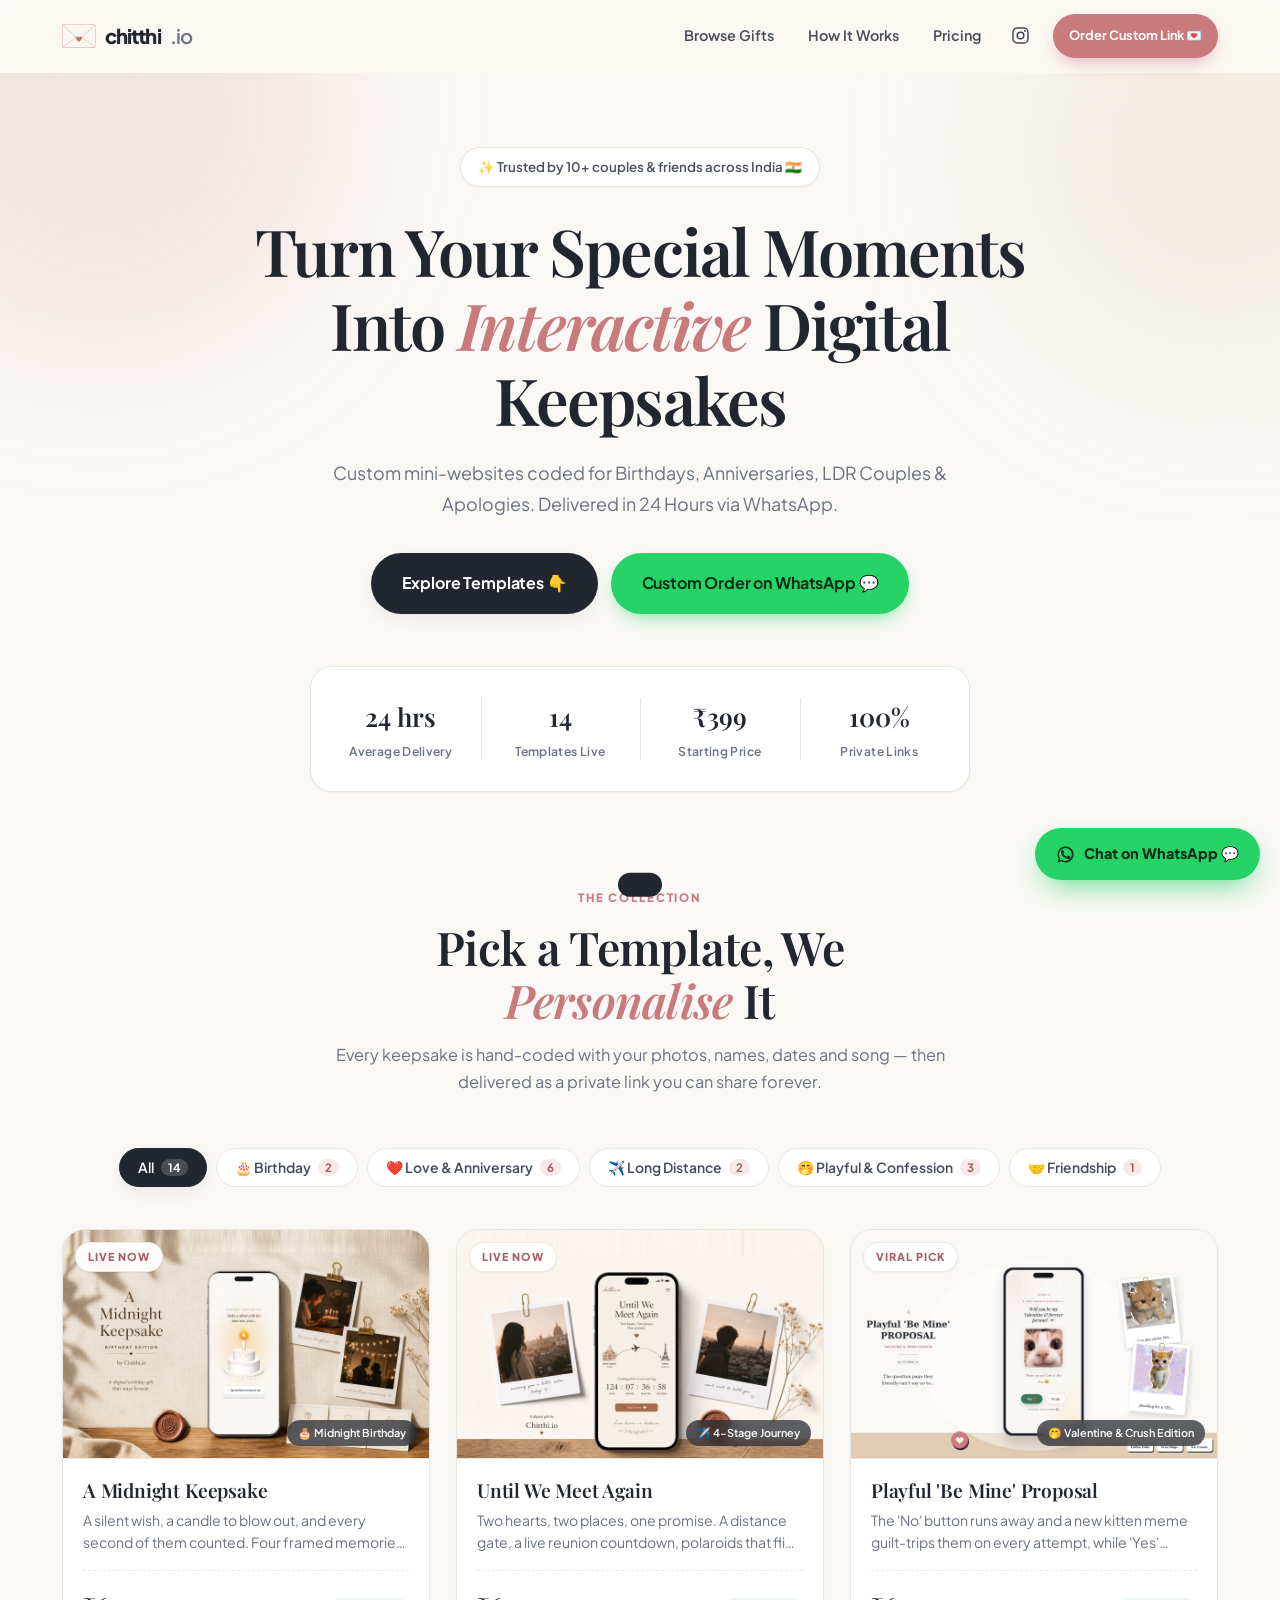
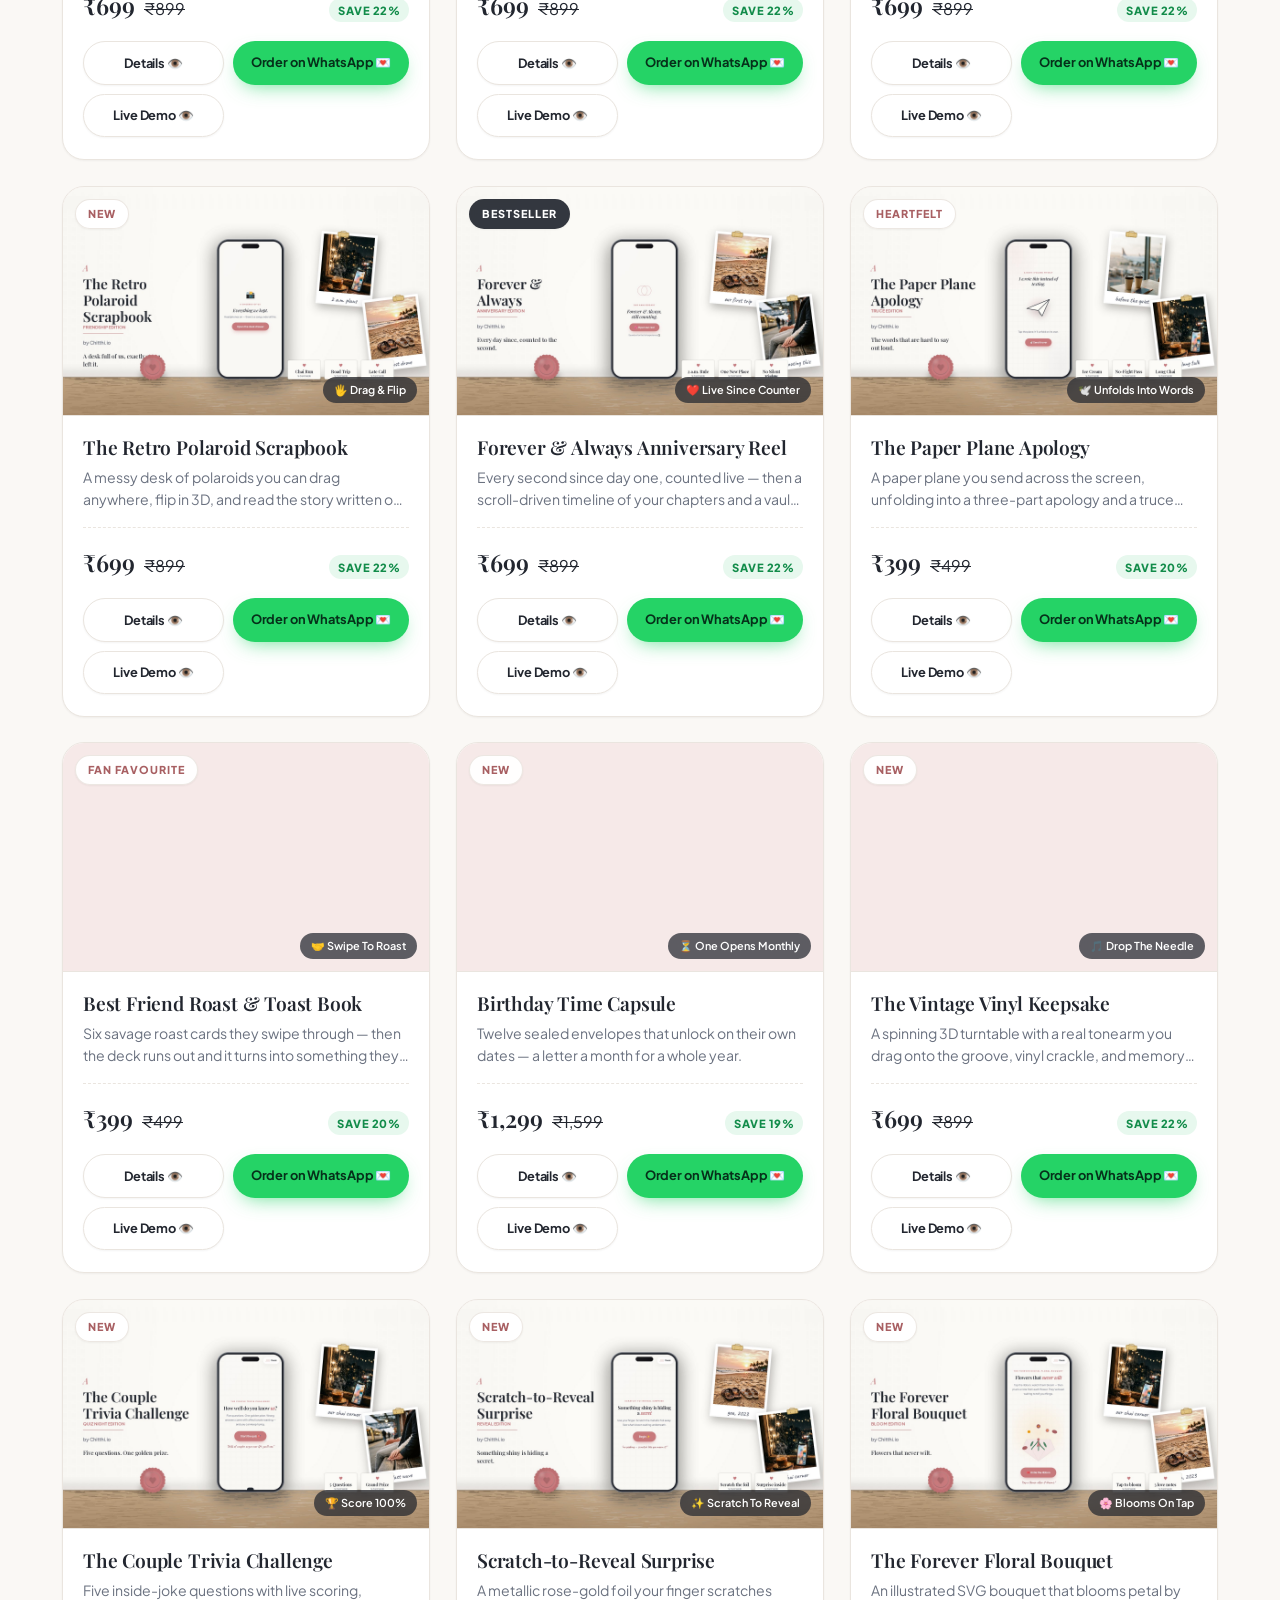
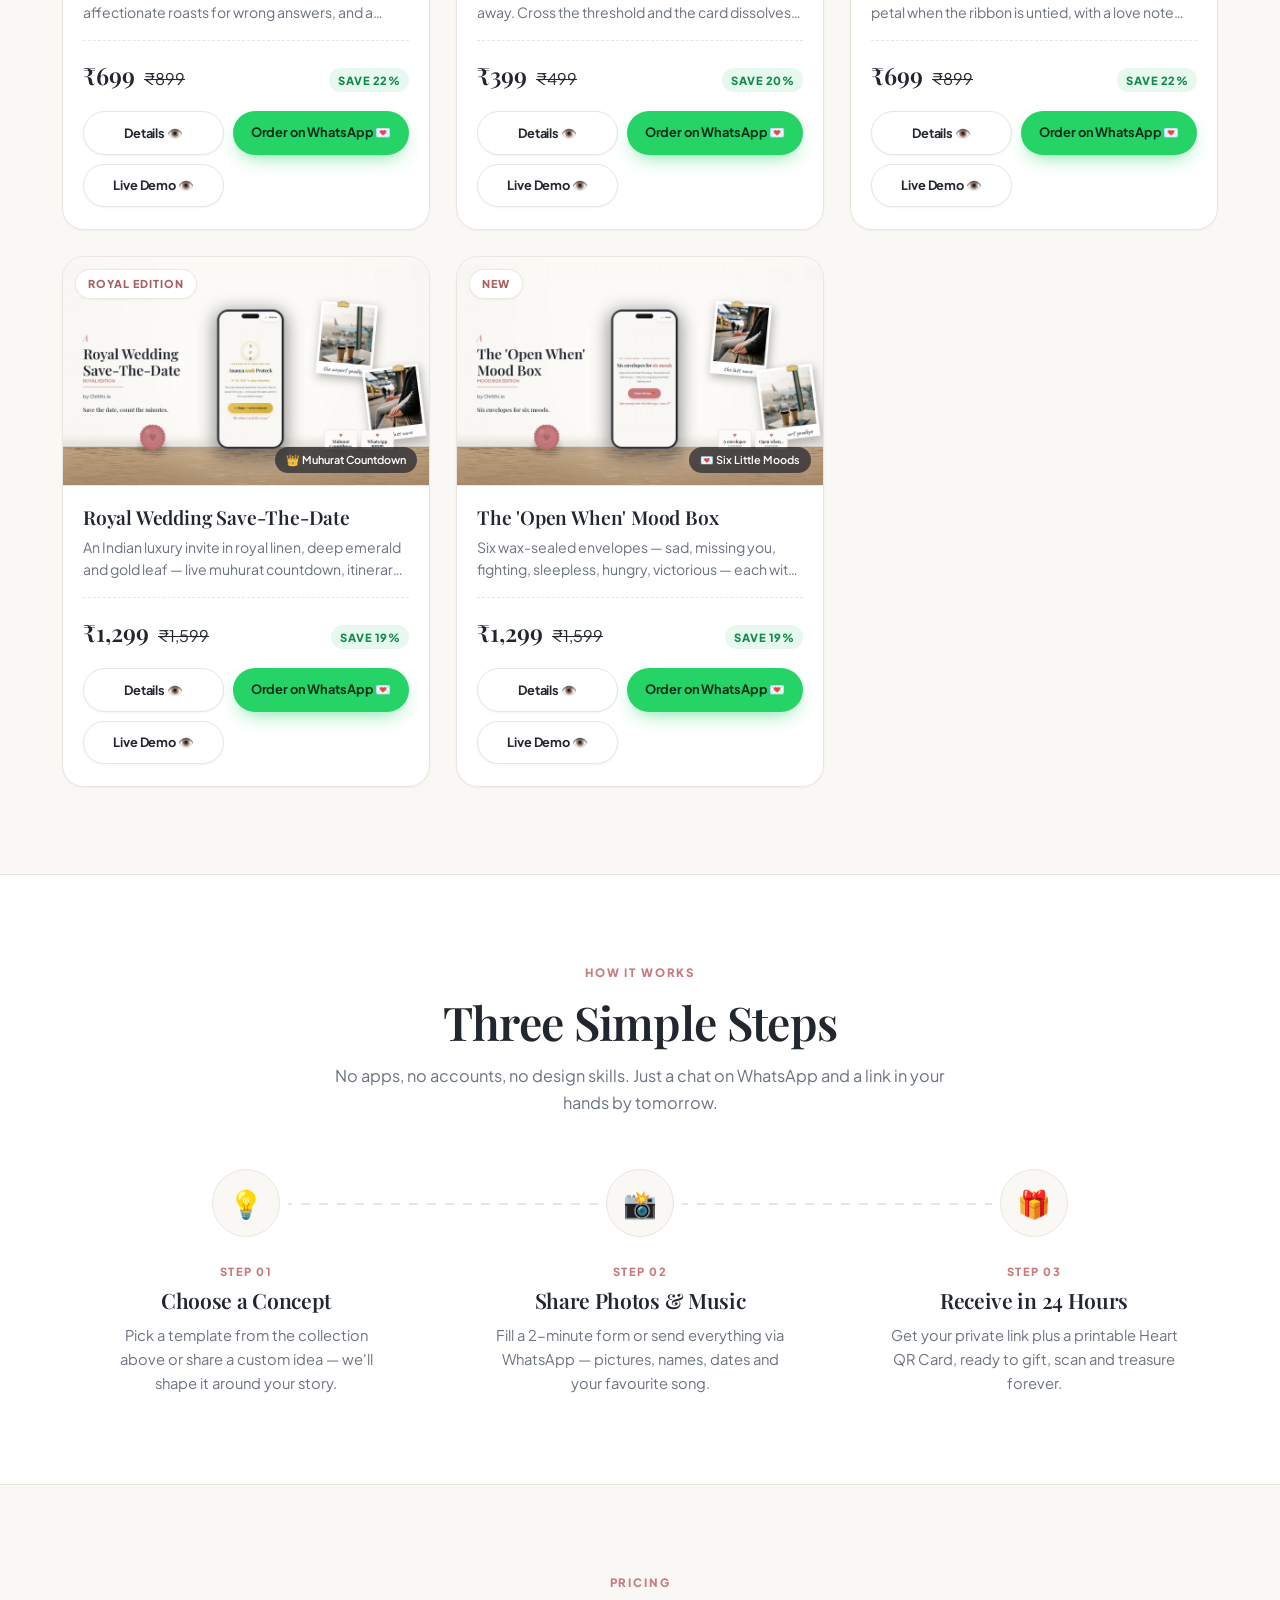
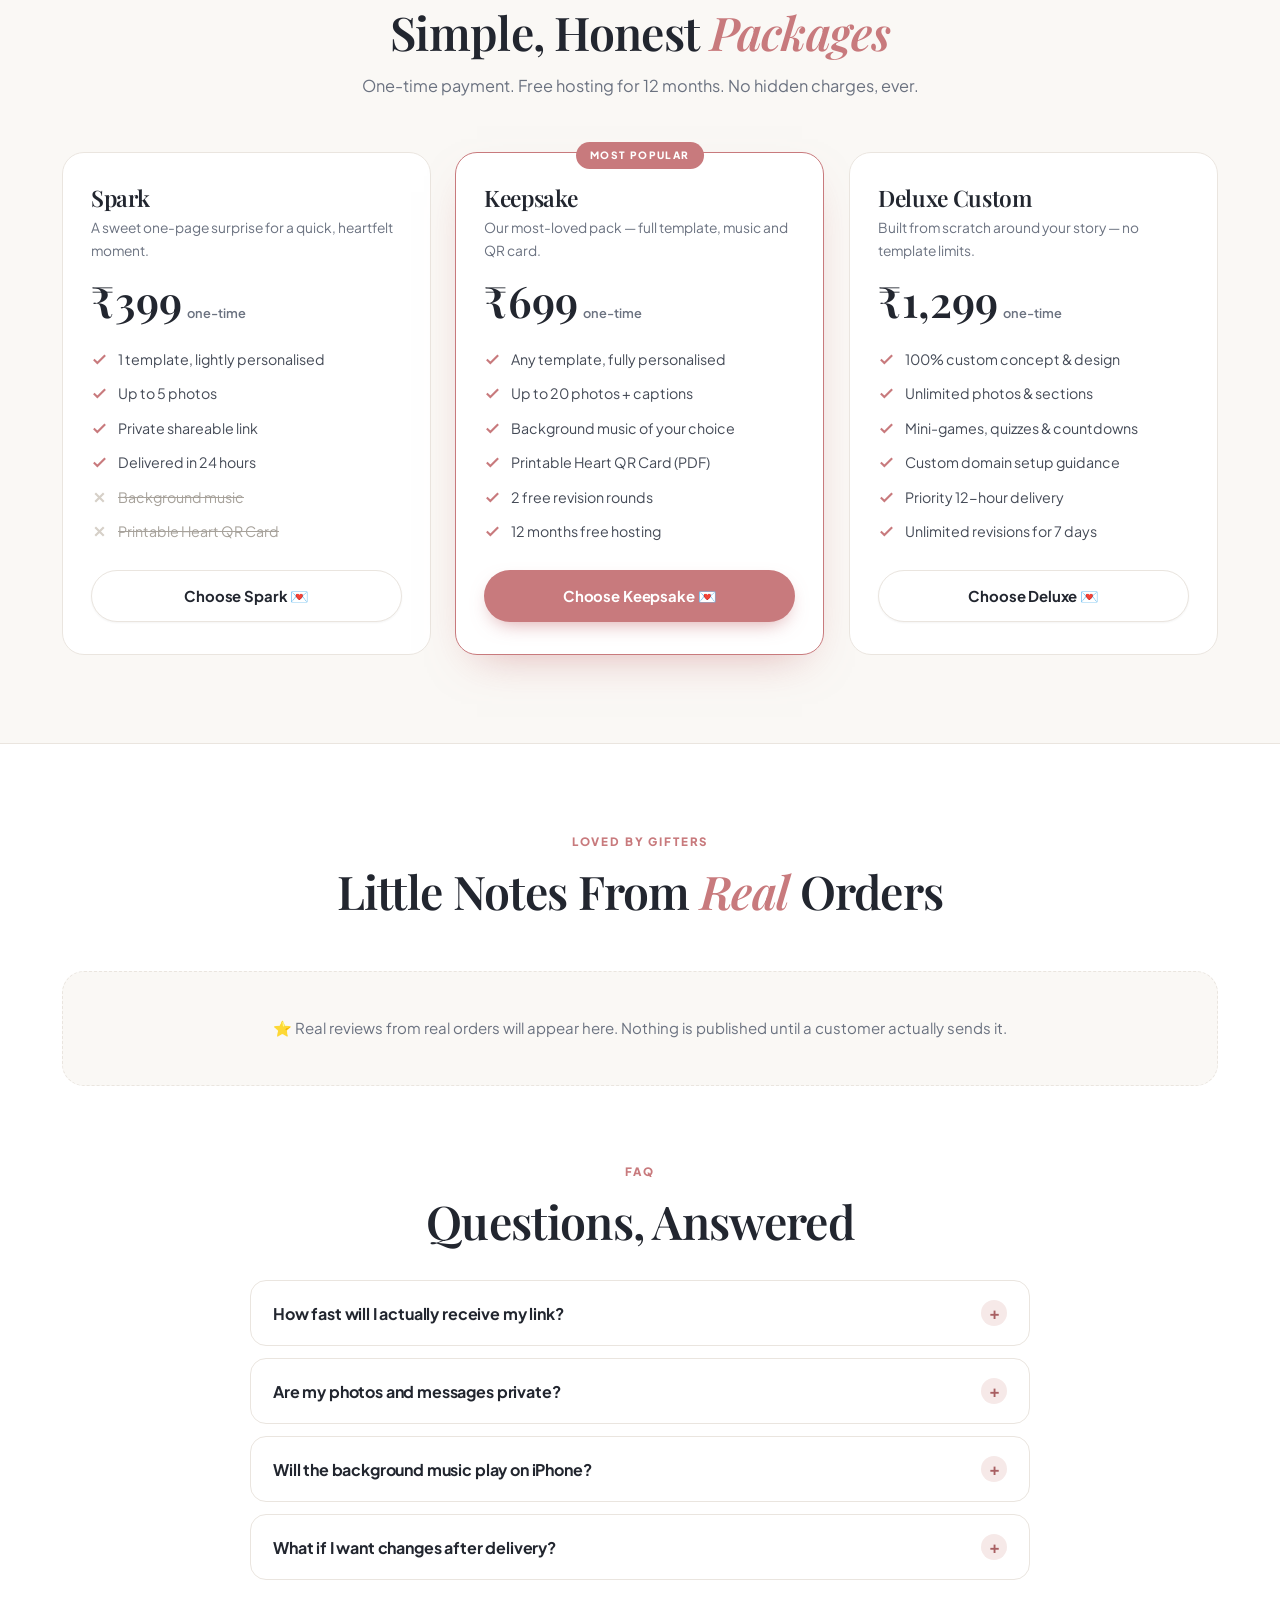
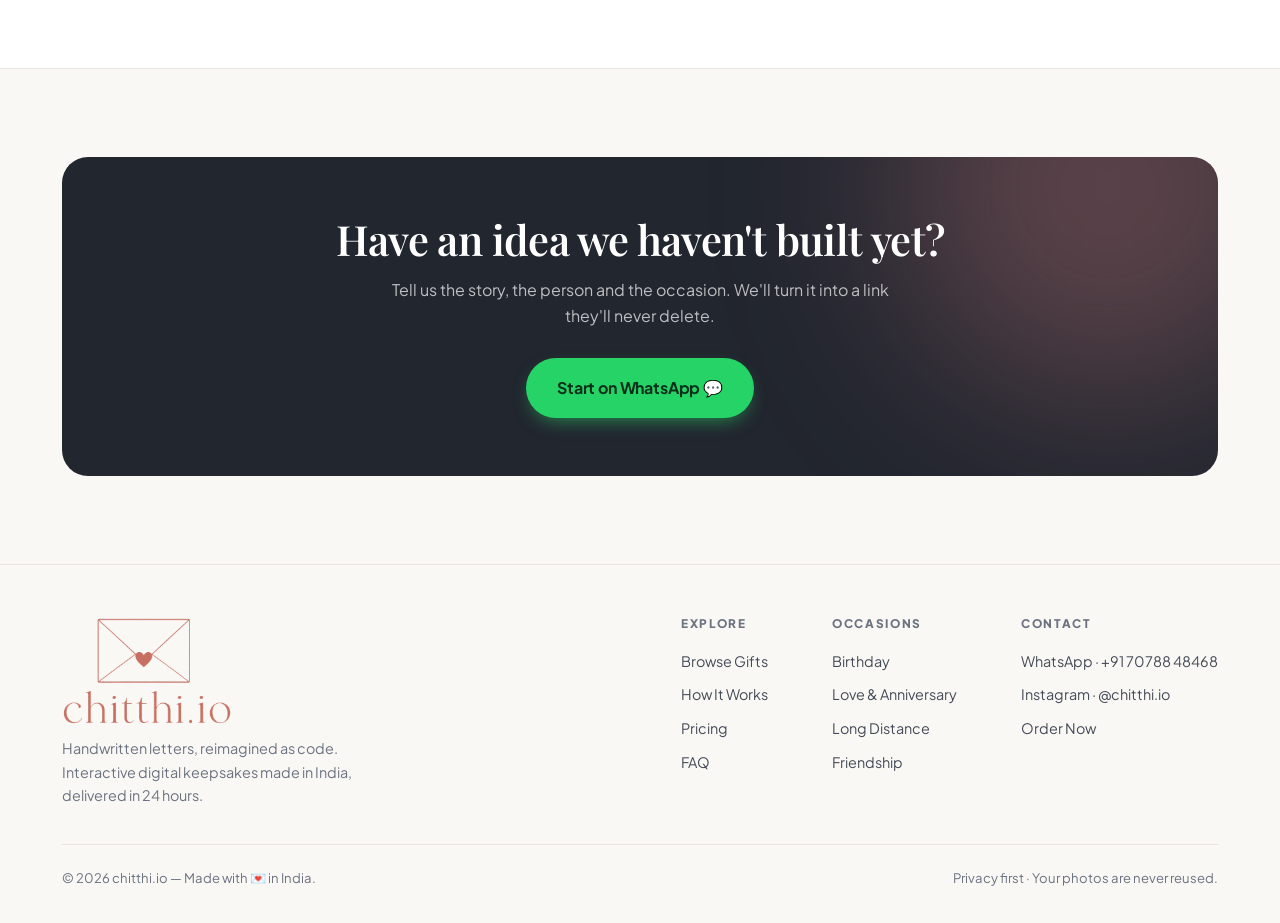
<file: index.html>
<!DOCTYPE html>
<html lang="en">
<head>
<meta charset="UTF-8" />
<meta name="viewport" content="width=device-width, initial-scale=1.0" />

<!-- ============================================================
     PRIMARY SEARCH ENGINE METADATA
     Canonical host: https://chitthi-io.netlify.app (verified live).
     NOTE: the bare domain chitthi.io does not resolve yet — when the
     owner registers it and points it at Netlify, swap CANONICAL below.
     ============================================================ -->
<title>Chitthi.io — Custom Interactive Digital Gift Websites in India 💌</title>
<meta name="description" content="Turn your memories, inside jokes, and songs into custom interactive gift websites for Birthdays, Anniversaries &amp; LDR Couples. 24h Delivery via WhatsApp. Starting ₹399." />
<meta name="keywords" content="digital gift website, custom website gift india, virtual gift for boyfriend, 12 am birthday surprise link, long distance relationship gifts, qr code love letter" />
<meta name="robots" content="index, follow" />
<meta name="google-site-verification" content="SQg1FsaRWPKdYW1ilHA5j3Owjmfh7TmB0wJauYGtvdY" />
<meta name="google-site-verification" content="KXiYsEigTzkaFvQyuEfmL7L42-ZJM4o8UMFa-01tWHk" />
<meta name="theme-color" content="#FAF8F5" />
<link rel="canonical" href="https://chitthi-io.netlify.app/" />

<!-- OPEN GRAPH (WhatsApp & Instagram rich link preview) -->
<meta property="og:type" content="website" />
<meta property="og:site_name" content="Chitthi.io" />
<meta property="og:locale" content="en_IN" />
<meta property="og:url" content="https://chitthi-io.netlify.app/" />
<meta property="og:title" content="Chitthi.io — Custom Interactive Gift Websites 💌" />
<meta property="og:description" content="Personalized mini-websites for Birthdays, Anniversaries &amp; LDR Couples. Delivered in 24 hours with custom music, photos &amp; QR card." />
<meta property="og:image" content="https://chitthi-io.netlify.app/assets/img/og-image.png" />
<meta property="og:image:width" content="1200" />
<meta property="og:image:height" content="630" />
<meta property="og:image:alt" content="Chitthi.io — handcoded interactive digital keepsakes, delivered in 24 hours" />

<!-- TWITTER CARD (mirrors OpenGraph) -->
<meta name="twitter:card" content="summary_large_image" />
<meta name="twitter:title" content="Chitthi.io — Custom Interactive Gift Websites 💌" />
<meta name="twitter:description" content="Personalized mini-websites for Birthdays, Anniversaries &amp; LDR Couples. Delivered in 24 hours." />
<meta name="twitter:image" content="https://chitthi-io.netlify.app/assets/img/og-image.png" />

<!-- Fonts -->
<link rel="preconnect" href="https://fonts.googleapis.com">
<link rel="preconnect" href="https://fonts.gstatic.com" crossorigin>
<link href="https://fonts.googleapis.com/css2?family=Playfair+Display:ital,wght@0,500;0,600;0,700;1,500&family=Plus+Jakarta+Sans:wght@400;500;600;700;800&display=swap" rel="stylesheet">

<!-- Icons -->
<link rel="icon" href="assets/img/favicon.png" type="image/png">
<link rel="apple-touch-icon" href="assets/img/apple-touch-icon.png">

<!-- Stylesheets (load order matters: tokens -> base -> layout -> components -> responsive) -->
<link rel="stylesheet" href="assets/css/tokens.css?v=d55598dc">
<link rel="stylesheet" href="assets/css/base.css?v=3158c534">
<link rel="stylesheet" href="assets/css/layout.css?v=ef28b476">
<link rel="stylesheet" href="assets/css/components.css?v=b556a2f1">
<link rel="stylesheet" href="assets/css/responsive.css?v=d1b9c7a7">

<!-- ============================================================
     STRUCTURED DATA — PRODUCT / WEBSITE / FAQ
     Google requires schema to match VISIBLE on-page content, so:
       * offers mirror the real published prices (₹399–₹1,299, 14 products)
       * FAQ mirrors assets/js/data.js FAQ_DATA verbatim
       * aggregateRating is deliberately ABSENT: REVIEWS_DATA ships empty
         (honesty rule) and Google penalizes fabricated ratings. Add it
         here — with real numbers — once real reviews exist.
     ============================================================ -->
<script type="application/ld+json">
{
  "@context": "https://schema.org",
  "@type": "Product",
  "name": "Chitthi.io Custom Digital Gift Website",
  "description": "Hand-coded interactive mini-websites for birthdays, anniversaries, and long-distance relationships — with your photos, names, dates and music. Delivered as a private link within 24 hours.",
  "image": "https://chitthi-io.netlify.app/assets/img/og-image.png",
  "url": "https://chitthi-io.netlify.app/",
  "brand": {
    "@type": "Brand",
    "name": "Chitthi.io"
  },
  "offers": {
    "@type": "AggregateOffer",
    "priceCurrency": "INR",
    "lowPrice": "399",
    "highPrice": "1299",
    "offerCount": "14",
    "availability": "https://schema.org/InStock",
    "url": "https://chitthi-io.netlify.app/#pricing"
  }
}
</script>
<script type="application/ld+json">
{
  "@context": "https://schema.org",
  "@type": "WebSite",
  "name": "Chitthi.io",
  "url": "https://chitthi-io.netlify.app/",
  "description": "Custom interactive digital gift websites for birthdays, anniversaries and long-distance couples. Delivered in 24 hours via WhatsApp.",
  "inLanguage": "en-IN"
}
</script>
<script type="application/ld+json">
{
  "@context": "https://schema.org",
  "@type": "FAQPage",
  "mainEntity": [
    {
      "@type": "Question",
      "name": "How fast will I actually receive my link?",
      "acceptedAnswer": {
        "@type": "Answer",
        "text": "Standard delivery is within 24 hours of receiving your photos, names and payment. Most orders go out in 10–14 hours, and Deluxe Custom orders ship in 12 hours."
      }
    },
    {
      "@type": "Question",
      "name": "Are my photos and messages private?",
      "acceptedAnswer": {
        "@type": "Answer",
        "text": "Yes, completely. Your keepsake lives on a private, unlisted link that is never indexed by Google and never listed on this site. Your photos are never reused in demos or marketing, and the original files are permanently deleted 7 days after delivery unless you ask for them to be kept for revisions."
      }
    },
    {
      "@type": "Question",
      "name": "Will the background music play on iPhone?",
      "acceptedAnswer": {
        "@type": "Answer",
        "text": "It will — with one tap. iOS blocks audio from auto-playing, so every template opens with a gentle 'Tap to begin' screen. One tap unlocks the music and the experience runs exactly as designed on Safari, Chrome, and inside the Instagram or WhatsApp in-app browser."
      }
    },
    {
      "@type": "Question",
      "name": "What if I want changes after delivery?",
      "acceptedAnswer": {
        "@type": "Answer",
        "text": "The Keepsake package includes 2 free revision rounds and Deluxe Custom includes unlimited revisions for 7 days. Typos, swapped photos and text tweaks are usually turned around within an hour."
      }
    }
  ]
}
</script>
</head>
<body>

<a class="skip" href="#browse">Skip to templates</a>

<!-- ============ NAVBAR ============ -->
<header class="nav" id="nav">
  <div class="wrap nav-in">
    <a href="#top" class="brand" aria-label="chitthi.io home">
      <img class="brand-mark" src="assets/img/logo-mark.png" alt="" width="34" height="24" decoding="async">
      chitthi<span class="dot-io">.io</span>
    </a>

    <nav class="nav-links" aria-label="Primary">
      <a class="nlink" href="#browse">Browse Gifts</a>
      <a class="nlink" href="#how">How It Works</a>
      <a class="nlink" href="#pricing">Pricing</a>
      <a class="ig-link" href="https://instagram.com/chitthi.io" target="_blank" rel="noopener" aria-label="chitthi.io on Instagram" title="@chitthi.io">
        <svg viewBox="0 0 24 24" fill="none" stroke="currentColor" stroke-width="1.9" aria-hidden="true"><rect x="2.5" y="2.5" width="19" height="19" rx="5.5"/><circle cx="12" cy="12" r="4.2"/><circle cx="17.6" cy="6.4" r="1.2" fill="currentColor" stroke="none"/></svg>
      </a>
      <a class="btn btn-accent btn-sm nav-cta" data-wa="Hi! I want to order a custom gift website">Order Custom Link 💌</a>
    </nav>

    <button class="burger" id="burger" aria-label="Toggle menu" aria-expanded="false"><span></span></button>
  </div>

  <div class="mobile-menu" id="mobileMenu">
    <a href="#browse">Browse Gifts</a>
    <a href="#how">How It Works</a>
    <a href="#pricing">Pricing</a>
    <a href="#faq">FAQ</a>
    <a href="https://instagram.com/chitthi.io" target="_blank" rel="noopener">Instagram · @chitthi.io</a>
    <a class="btn btn-accent" data-wa="Hi! I want to order a custom gift website">Order Custom Link 💌</a>
  </div>
</header>

<main id="top">

  <!-- ============ HERO ============ -->
  <section class="hero">
    <div class="wrap hero-in">
      <span class="badge-trust reveal">✨ Trusted by 10+ couples &amp; friends across India 🇮🇳</span>

      <h1 class="reveal">Turn Your Special Moments Into <em>Interactive</em> Digital Keepsakes</h1>

      <p class="sub reveal">Custom mini-websites coded for Birthdays, Anniversaries, LDR Couples &amp; Apologies. Delivered in 24 Hours via WhatsApp.</p>

      <div class="hero-actions reveal">
        <a class="btn btn-primary btn-lg" href="#browse">Explore Templates 👇</a>
        <a class="btn btn-wa btn-lg" data-wa="Hi! I want to order a custom gift website">Custom Order on WhatsApp 💬</a>
      </div>

      <div class="hero-stats reveal">
        <div><b>24 hrs</b><span>Average Delivery</span></div>
        <div><b id="statLive">0</b><span>Templates Live</span></div>
        <div><b>₹399</b><span>Starting Price</span></div>
        <div><b>100%</b><span>Private Links</span></div>
      </div>
    </div>
  </section>

  <!-- ============ CATALOGUE ============ -->
  <section class="sec sec--tight" id="browse">
    <div class="wrap">
      <div class="sec-head reveal">
        <span class="eyebrow">The Collection</span>
        <h2>Pick a Template, We <span class="ital">Personalise</span> It</h2>
        <p>Every keepsake is hand-coded with your photos, names, dates and song — then delivered as a private link you can share forever.</p>
      </div>

      <div class="filters reveal" id="filters" role="tablist" aria-label="Filter templates by category"></div>

      <div class="grid" id="grid" aria-live="polite"></div>
    </div>
  </section>

  <!-- ============ HOW IT WORKS ============ -->
  <section class="sec sec--panel" id="how">
    <div class="wrap">
      <div class="sec-head reveal">
        <span class="eyebrow">How It Works</span>
        <h2>Three Simple Steps</h2>
        <p>No apps, no accounts, no design skills. Just a chat on WhatsApp and a link in your hands by tomorrow.</p>
      </div>

      <div class="steps">
        <div class="step reveal">
          <div class="num">💡</div>
          <span class="idx">Step 01</span>
          <h3>Choose a Concept</h3>
          <p>Pick a template from the collection above or share a custom idea — we'll shape it around your story.</p>
        </div>
        <div class="step reveal">
          <div class="num">📸</div>
          <span class="idx">Step 02</span>
          <h3>Share Photos &amp; Music</h3>
          <p>Fill a 2-minute form or send everything via WhatsApp — pictures, names, dates and your favourite song.</p>
        </div>
        <div class="step reveal">
          <div class="num">🎁</div>
          <span class="idx">Step 03</span>
          <h3>Receive in 24 Hours</h3>
          <p>Get your private link plus a printable Heart QR Card, ready to gift, scan and treasure forever.</p>
        </div>
      </div>
    </div>
  </section>

  <!-- ============ PRICING ============ -->
  <section class="sec" id="pricing">
    <div class="wrap">
      <div class="sec-head reveal">
        <span class="eyebrow">Pricing</span>
        <h2>Simple, Honest <span class="ital">Packages</span></h2>
        <p>One-time payment. Free hosting for 12 months. No hidden charges, ever.</p>
      </div>

      <div class="tiers">
        <!-- Spark -->
        <div class="tier reveal">
          <h3>Spark</h3>
          <p class="tline">A sweet one-page surprise for a quick, heartfelt moment.</p>
          <div class="amt">₹399<small>one-time</small></div>
          <ul>
            <li><svg viewBox="0 0 24 24" fill="none" stroke="currentColor" stroke-width="3"><path d="M20 6L9 17l-5-5"/></svg> 1 template, lightly personalised</li>
            <li><svg viewBox="0 0 24 24" fill="none" stroke="currentColor" stroke-width="3"><path d="M20 6L9 17l-5-5"/></svg> Up to 5 photos</li>
            <li><svg viewBox="0 0 24 24" fill="none" stroke="currentColor" stroke-width="3"><path d="M20 6L9 17l-5-5"/></svg> Private shareable link</li>
            <li><svg viewBox="0 0 24 24" fill="none" stroke="currentColor" stroke-width="3"><path d="M20 6L9 17l-5-5"/></svg> Delivered in 24 hours</li>
            <li class="off"><svg viewBox="0 0 24 24" fill="none" stroke="currentColor" stroke-width="3"><path d="M18 6L6 18M6 6l12 12"/></svg> Background music</li>
            <li class="off"><svg viewBox="0 0 24 24" fill="none" stroke="currentColor" stroke-width="3"><path d="M18 6L6 18M6 6l12 12"/></svg> Printable Heart QR Card</li>
          </ul>
          <a class="btn btn-ghost" data-wa="Hi! I want the Spark package (₹399)">Choose Spark 💌</a>
        </div>

        <!-- Keepsake -->
        <div class="tier feat reveal">
          <h3>Keepsake</h3>
          <p class="tline">Our most-loved pack — full template, music and QR card.</p>
          <div class="amt">₹699<small>one-time</small></div>
          <ul>
            <li><svg viewBox="0 0 24 24" fill="none" stroke="currentColor" stroke-width="3"><path d="M20 6L9 17l-5-5"/></svg> Any template, fully personalised</li>
            <li><svg viewBox="0 0 24 24" fill="none" stroke="currentColor" stroke-width="3"><path d="M20 6L9 17l-5-5"/></svg> Up to 20 photos + captions</li>
            <li><svg viewBox="0 0 24 24" fill="none" stroke="currentColor" stroke-width="3"><path d="M20 6L9 17l-5-5"/></svg> Background music of your choice</li>
            <li><svg viewBox="0 0 24 24" fill="none" stroke="currentColor" stroke-width="3"><path d="M20 6L9 17l-5-5"/></svg> Printable Heart QR Card (PDF)</li>
            <li><svg viewBox="0 0 24 24" fill="none" stroke="currentColor" stroke-width="3"><path d="M20 6L9 17l-5-5"/></svg> 2 free revision rounds</li>
            <li><svg viewBox="0 0 24 24" fill="none" stroke="currentColor" stroke-width="3"><path d="M20 6L9 17l-5-5"/></svg> 12 months free hosting</li>
          </ul>
          <a class="btn btn-accent" data-wa="Hi! I want the Keepsake package (₹699)">Choose Keepsake 💌</a>
        </div>

        <!-- Deluxe -->
        <div class="tier reveal">
          <h3>Deluxe Custom</h3>
          <p class="tline">Built from scratch around your story — no template limits.</p>
          <div class="amt">₹1,299<small>one-time</small></div>
          <ul>
            <li><svg viewBox="0 0 24 24" fill="none" stroke="currentColor" stroke-width="3"><path d="M20 6L9 17l-5-5"/></svg> 100% custom concept &amp; design</li>
            <li><svg viewBox="0 0 24 24" fill="none" stroke="currentColor" stroke-width="3"><path d="M20 6L9 17l-5-5"/></svg> Unlimited photos &amp; sections</li>
            <li><svg viewBox="0 0 24 24" fill="none" stroke="currentColor" stroke-width="3"><path d="M20 6L9 17l-5-5"/></svg> Mini-games, quizzes &amp; countdowns</li>
            <li><svg viewBox="0 0 24 24" fill="none" stroke="currentColor" stroke-width="3"><path d="M20 6L9 17l-5-5"/></svg> Custom domain setup guidance</li>
            <li><svg viewBox="0 0 24 24" fill="none" stroke="currentColor" stroke-width="3"><path d="M20 6L9 17l-5-5"/></svg> Priority 12-hour delivery</li>
            <li><svg viewBox="0 0 24 24" fill="none" stroke="currentColor" stroke-width="3"><path d="M20 6L9 17l-5-5"/></svg> Unlimited revisions for 7 days</li>
          </ul>
          <a class="btn btn-ghost" data-wa="Hi! I want the Deluxe Custom package (₹1,299)">Choose Deluxe 💌</a>
        </div>
      </div>
    </div>
  </section>

  <!-- ============ REVIEWS + FAQ ============ -->
  <section class="sec sec--panel" id="faq">
    <div class="wrap">
      <div class="sec-head reveal">
        <span class="eyebrow">Loved By Gifters</span>
        <h2>Little Notes From <span class="ital">Real</span> Orders</h2>
      </div>

      <div class="reviews" id="reviews"></div>

      <div class="sec-head reveal" style="margin-bottom:32px;">
        <span class="eyebrow">FAQ</span>
        <h2>Questions, Answered</h2>
      </div>

      <div class="faq" id="faqList"></div>
    </div>
  </section>

  <!-- ============ CTA BAND ============ -->
  <section class="sec" style="padding-bottom:0;">
    <div class="wrap">
      <div class="band reveal">
        <h2>Have an idea we haven't built yet?</h2>
        <p>Tell us the story, the person and the occasion. We'll turn it into a link they'll never delete.</p>
        <a class="btn btn-wa btn-lg" data-wa="Hi! I want to order a custom gift website">Start on WhatsApp 💬</a>
      </div>
    </div>
  </section>

</main>

<!-- ============ FOOTER ============ -->
<footer>
  <div class="wrap">
    <div class="f-top">
      <div>
        <a href="#top" class="f-logo" aria-label="chitthi.io home">
          <img src="assets/img/logo-lockup.png" alt="chitthi.io" width="180" height="114" loading="lazy" decoding="async">
        </a>
        <p>Handwritten letters, reimagined as code. Interactive digital keepsakes made in India, delivered in 24 hours.</p>
      </div>

      <div class="f-cols">
        <div class="f-col">
          <h4>Explore</h4>
          <a href="#browse">Browse Gifts</a>
          <a href="#how">How It Works</a>
          <a href="#pricing">Pricing</a>
          <a href="#faq">FAQ</a>
        </div>
        <div class="f-col">
          <h4>Occasions</h4>
          <a href="#browse" data-jump="birthday">Birthday</a>
          <a href="#browse" data-jump="love">Love &amp; Anniversary</a>
          <a href="#browse" data-jump="ldr">Long Distance</a>
          <a href="#browse" data-jump="friendship">Friendship</a>
        </div>
        <div class="f-col">
          <h4>Contact</h4>
          <a data-wa="Hi! I want to order a custom gift website">WhatsApp · +91 70788 48468</a>
          <a href="https://instagram.com/chitthi.io" target="_blank" rel="noopener">Instagram · @chitthi.io</a>
          <a href="#browse">Order Now</a>
        </div>
      </div>
    </div>

    <div class="f-bot">
      <span>© <span id="yr"></span> chitthi.io — Made with 💌 in India.</span>
      <span>Privacy first · Your photos are never reused.</span>
    </div>
  </div>
</footer>

<!-- ============ FLOATING WHATSAPP ============ -->
<a class="float-wa" data-wa="Hi! I want to order a custom gift website" aria-label="Chat on WhatsApp">
  <svg viewBox="0 0 24 24" fill="currentColor" aria-hidden="true"><path d="M17.5 14.4c-.3-.2-1.7-.9-2-1-.3-.1-.5-.2-.7.1-.2.3-.7 1-.9 1.2-.2.2-.3.2-.6.1-.3-.2-1.2-.5-2.3-1.4-.9-.8-1.4-1.7-1.6-2-.2-.3 0-.5.1-.6l.5-.6c.1-.2.2-.3.3-.5 0-.2 0-.4 0-.5 0-.2-.7-1.6-.9-2.2-.2-.6-.5-.5-.7-.5h-.6c-.2 0-.5.1-.8.4-.3.3-1 1-1 2.5s1.1 2.9 1.2 3.1c.2.2 2.1 3.2 5.1 4.5.7.3 1.3.5 1.7.6.7.2 1.4.2 1.9.1.6-.1 1.7-.7 2-1.4.2-.7.2-1.3.2-1.4-.1-.2-.3-.3-.6-.4zM12 2A10 10 0 0 0 3.5 17.2L2 22l4.9-1.6A10 10 0 1 0 12 2zm0 18.2c-1.6 0-3.2-.4-4.5-1.2l-.3-.2-3 1 1-2.9-.2-.3a8.2 8.2 0 1 1 7 3.6z"/></svg>
  <span class="label">Chat on WhatsApp 💬</span>
</a>

<!-- ============ DETAILS MODAL ============ -->
<div class="modal" id="modal" role="dialog" aria-modal="true" aria-labelledby="mTitle">
  <div class="modal-box">
    <div class="modal-art" id="mArt">
      <button class="modal-x" id="mClose" aria-label="Close preview">✕</button>
    </div>
    <div class="modal-in">
      <h3 id="mTitle"></h3>
      <p class="mdesc" id="mDesc"></p>
      <div class="chips" id="mChips"></div>
      <div class="chips" id="mStatus"></div>
      <div class="modal-foot">
        <span id="mPriceSlot"></span>
        <a class="btn btn-ghost btn-sm" id="mDemo" target="_blank" rel="noopener">Open Live Demo 👁️</a>
        <a class="btn btn-wa btn-sm" id="mOrder" target="_blank" rel="noopener">Order on WhatsApp 💌</a>
      </div>
    </div>
  </div>
</div>

<div class="toast" id="toast" role="status" aria-live="polite"></div>

<!-- Scripts (classic, no modules — works over file:// too) -->
<script src="assets/js/config.js?v=c67178f0"></script>
<script src="assets/js/data.js?v=59f898b0"></script>
<script src="assets/js/render.js?v=8fa11b5a"></script>
<script src="assets/js/main.js?v=29d53899"></script>
</body>
</html>
</file>
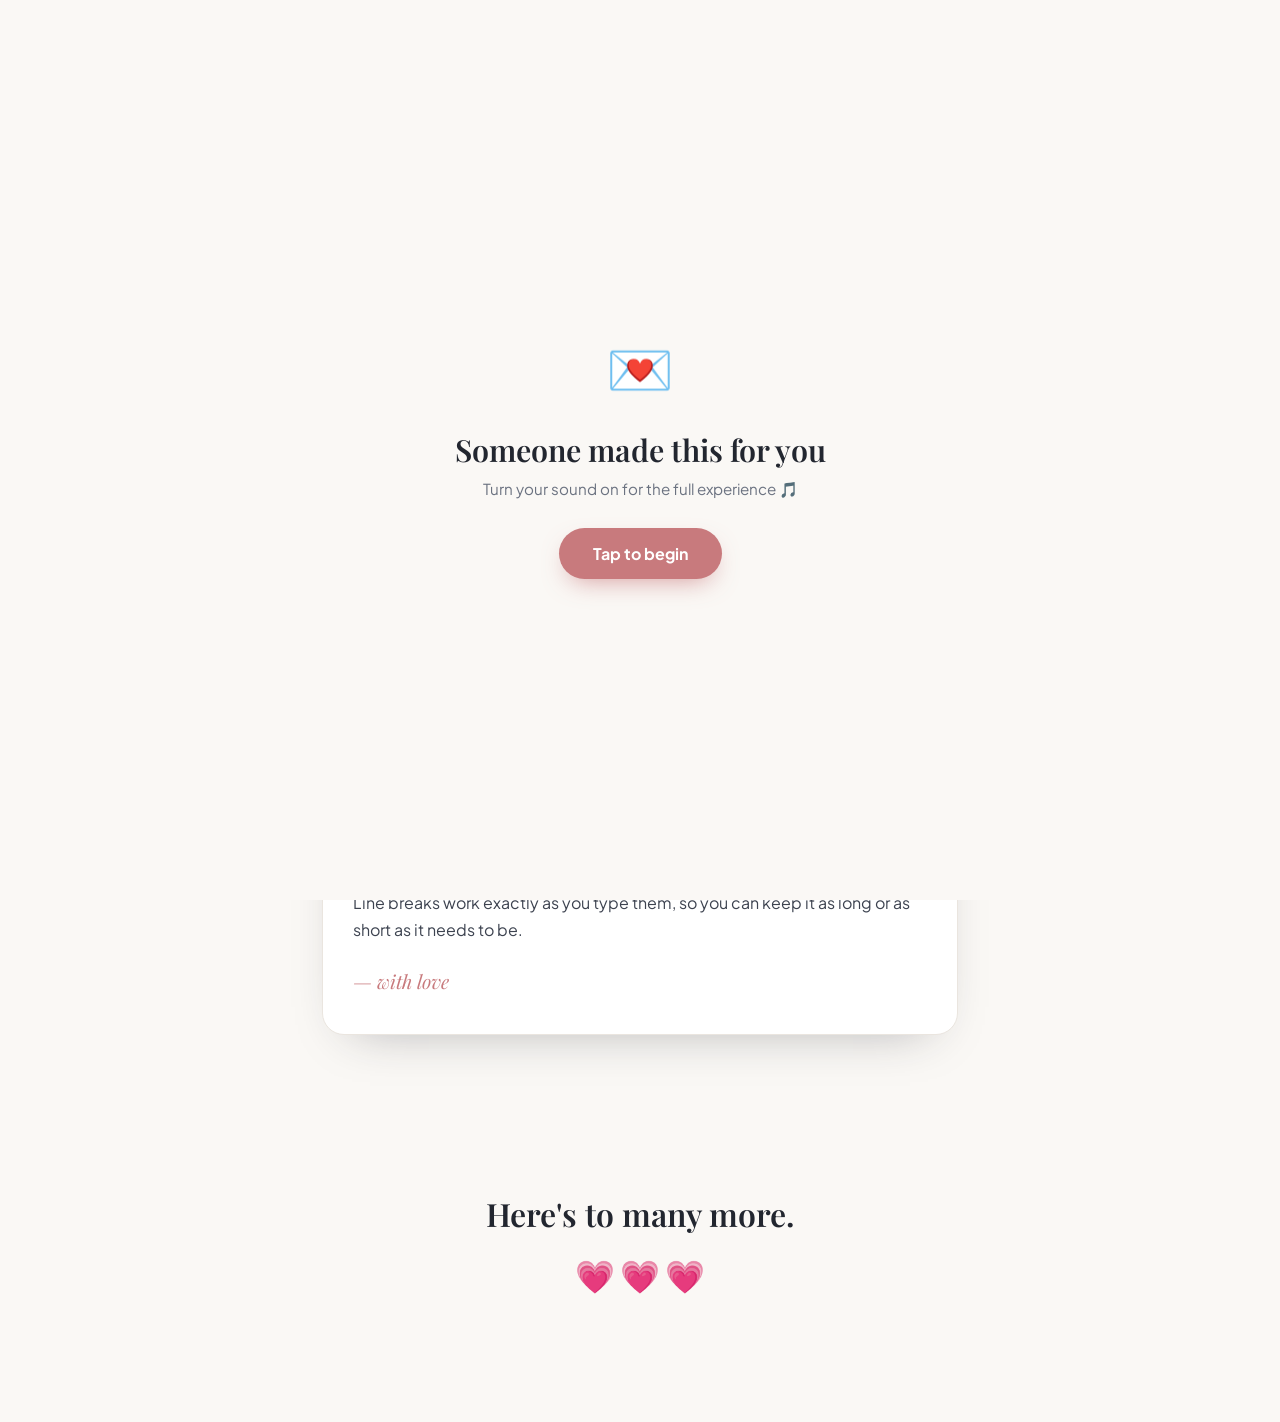
<file: starter-template/index.html>
<!DOCTYPE html>
<html lang="en">
<head>
<meta charset="UTF-8" />
<meta name="viewport" content="width=device-width, initial-scale=1.0" />
<title>A little something for you 💌</title>
<meta name="robots" content="noindex, nofollow" />
<link href="https://fonts.googleapis.com/css2?family=Playfair+Display:ital,wght@0,600;1,500&family=Plus+Jakarta+Sans:wght@400;600;700&display=swap" rel="stylesheet">
<style>
/* =============================================================
   chitthi.io — TEMPLATE STARTER
   A real, working skeleton for ONE gift website.
   Copy this folder into a new repo, edit the GIFT object below,
   drop photos in assets/, enable GitHub Pages. Done.
   ============================================================= */
:root{
  --bg:#FAF8F5; --card:#FFF; --ink:#22262F; --accent:#C87A7D;
  --accent-soft:#F6E9E8; --border:#EAE5DF; --muted:#6B7280;
  --ease:cubic-bezier(.22,1,.36,1);
}
*{box-sizing:border-box;margin:0;padding:0;}
body{
  background:var(--bg);color:var(--ink);
  font-family:"Plus Jakarta Sans",sans-serif;line-height:1.7;
  overflow-x:hidden;
}
h1,h2{font-family:"Playfair Display",serif;font-weight:600;line-height:1.2;}
.wrap{max-width:680px;margin-inline:auto;padding:0 22px;}

/* ---- Tap to begin (unlocks audio on iOS) ---- */
#gate{
  position:fixed;inset:0;z-index:100;display:grid;place-items:center;
  background:var(--bg);text-align:center;padding:24px;
  transition:opacity .6s var(--ease),visibility .6s;
}
#gate.gone{opacity:0;visibility:hidden;}
#gate .heart{font-size:3.4rem;animation:pulse 1.8s infinite;}
@keyframes pulse{0%,100%{transform:scale(1);}50%{transform:scale(1.14);}}
#gate h1{font-size:1.9rem;margin:18px 0 8px;}
#gate p{color:var(--muted);font-size:.95rem;}
#gate button{
  margin-top:26px;background:var(--accent);color:#fff;border:0;cursor:pointer;
  padding:15px 34px;border-radius:999px;font:700 1rem "Plus Jakarta Sans",sans-serif;
  box-shadow:0 10px 26px -10px rgba(200,122,125,.8);transition:transform .3s var(--ease);
}
#gate button:hover{transform:translateY(-3px);}

/* ---- Sections ---- */
section{padding:80px 0;opacity:0;transform:translateY(30px);transition:.9s var(--ease);}
section.in{opacity:1;transform:none;}
.hero{text-align:center;padding-top:100px;}
.hero h1{font-size:clamp(2.1rem,7vw,3.4rem);}
.hero h1 em{font-style:italic;color:var(--accent);}
.hero p{color:var(--muted);margin-top:16px;}

.count{
  display:flex;gap:12px;justify-content:center;flex-wrap:wrap;margin-top:34px;
}
.count div{
  background:var(--card);border:1px solid var(--border);border-radius:16px;
  padding:14px 20px;min-width:84px;
}
.count b{display:block;font-family:"Playfair Display",serif;font-size:1.7rem;}
.count span{font-size:.7rem;color:var(--muted);letter-spacing:.1em;text-transform:uppercase;}

.gallery{display:grid;grid-template-columns:repeat(auto-fit,minmax(180px,1fr));gap:14px;margin-top:30px;}
.gallery figure{
  background:var(--card);border:1px solid var(--border);border-radius:14px;overflow:hidden;
  transform:rotate(var(--rot,0deg));transition:transform .4s var(--ease);
}
.gallery figure:hover{transform:rotate(0) translateY(-6px);}
.gallery img{width:100%;aspect-ratio:4/5;object-fit:cover;display:block;}
.gallery figcaption{padding:10px 12px;font-size:.8rem;color:var(--muted);}

.letter{
  background:var(--card);border:1px solid var(--border);border-radius:22px;
  padding:36px 30px;box-shadow:0 20px 50px -30px rgba(34,38,47,.4);
}
.letter h2{font-size:1.7rem;margin-bottom:14px;}
.letter p{white-space:pre-line;color:#3D4350;}
.sign{margin-top:22px;font-family:"Playfair Display",serif;font-style:italic;color:var(--accent);font-size:1.2rem;}

.end{text-align:center;padding-bottom:120px;}
.end h2{font-size:2rem;}
.end .hearts{font-size:2rem;margin-top:14px;}

/* ---- Music toggle ---- */
#music{
  position:fixed;right:16px;bottom:16px;z-index:50;
  width:48px;height:48px;border-radius:50%;border:1px solid var(--border);
  background:var(--card);cursor:pointer;font-size:1.2rem;
  box-shadow:0 8px 22px -10px rgba(34,38,47,.5);
}
@media (prefers-reduced-motion:reduce){section{opacity:1;transform:none;}}
</style>
</head>
<body>

<!-- ============ TAP TO BEGIN ============ -->
<div id="gate">
  <div>
    <div class="heart">💌</div>
    <h1 id="gateTitle">Someone made this for you</h1>
    <p>Turn your sound on for the full experience 🎵</p>
    <button id="gateBtn">Tap to begin</button>
  </div>
</div>

<main>
  <section class="hero in">
    <div class="wrap">
      <h1>Happy Birthday, <em id="name">Name</em></h1>
      <p id="subtitle">A little corner of the internet, just for you.</p>
      <div class="count" id="counter"></div>
    </div>
  </section>

  <section>
    <div class="wrap">
      <h2 style="font-size:1.6rem;">Some of my favourite moments</h2>
      <div class="gallery" id="gallery"></div>
    </div>
  </section>

  <section>
    <div class="wrap">
      <div class="letter">
        <h2 id="letterTitle">A letter for you</h2>
        <p id="letterBody"></p>
        <div class="sign" id="signature"></div>
      </div>
    </div>
  </section>

  <section class="end">
    <div class="wrap">
      <h2 id="closing">Here's to many more.</h2>
      <div class="hearts">💗 💗 💗</div>
    </div>
  </section>
</main>

<button id="music" aria-label="Toggle music" hidden>🔊</button>
<audio id="audio" loop preload="none"></audio>

<script>
/* =============================================================
   EDIT ONLY THIS OBJECT TO PERSONALISE THE GIFT
   ============================================================= */
const GIFT = {
  name:        "Name",
  gateTitle:   "Someone made this for you",
  subtitle:    "A little corner of the internet, just for you.",

  /* Counts up from this date. Use "" to hide the counter. */
  since:       "2023-01-14",
  counterLabel:"together",

  /* Put files in assets/ and list them here. */
  photos: [
    // { src:"assets/photo-1.jpg", caption:"That evening in Rishikesh" },
  ],

  letterTitle: "A letter for you",
  letter:      "Write the real message here.\n\nLine breaks work exactly as you type them, so you can keep it as long or as short as it needs to be.",
  signature:   "— with love",
  closing:     "Here's to many more.",

  /* Optional background music. Leave "" for silence. */
  music:       ""
};

/* ---- Render ---- */
const $ = (s) => document.querySelector(s);

$("#name").textContent        = GIFT.name;
$("#gateTitle").textContent   = GIFT.gateTitle;
$("#subtitle").textContent    = GIFT.subtitle;
$("#letterTitle").textContent = GIFT.letterTitle;
$("#letterBody").textContent  = GIFT.letter;
$("#signature").textContent   = GIFT.signature;
$("#closing").textContent     = GIFT.closing;
document.title = GIFT.name + " 💌";

/* Counter */
if(GIFT.since){
  const start = new Date(GIFT.since);
  const days  = Math.floor((Date.now() - start) / 86400000);
  $("#counter").innerHTML = `
    <div><b>${days.toLocaleString("en-IN")}</b><span>days ${GIFT.counterLabel}</span></div>
    <div><b>${Math.floor(days/30)}</b><span>months</span></div>
    <div><b>${(days*24).toLocaleString("en-IN")}</b><span>hours</span></div>`;
}

/* Gallery */
$("#gallery").innerHTML = GIFT.photos.length
  ? GIFT.photos.map((p,i) => `
      <figure style="--rot:${(i%2?1:-1)*1.6}deg">
        <img src="${p.src}" alt="${p.caption||""}" loading="lazy">
        ${p.caption ? `<figcaption>${p.caption}</figcaption>` : ""}
      </figure>`).join("")
  : `<p style="color:var(--muted);font-size:.9rem;">Add photos to the GIFT.photos array.</p>`;

/* Gate + audio (iOS-safe: audio only starts after a real tap) */
const audio = $("#audio");
$("#gateBtn").addEventListener("click", () => {
  $("#gate").classList.add("gone");
  if(GIFT.music){
    audio.src = GIFT.music;
    audio.volume = .5;
    audio.play().catch(() => {});
    $("#music").hidden = false;
  }
});
$("#music").addEventListener("click", () => {
  if(audio.paused){ audio.play(); $("#music").textContent = "🔊"; }
  else            { audio.pause(); $("#music").textContent = "🔇"; }
});

/* Scroll reveal */
const io = new IntersectionObserver((es) => {
  es.forEach((e) => { if(e.isIntersecting){ e.target.classList.add("in"); io.unobserve(e.target); } });
}, { threshold:.15 });
document.querySelectorAll("section").forEach((s) => io.observe(s));
</script>
</body>
</html>
</file>
<file: assets/css/tokens.css>
/* ==========================================================================
   chitthi.io — DESIGN TOKENS
   The only file you should need to touch to re-skin the entire storefront.
   ========================================================================== */

:root{
  /* ---- Brand palette ---- */
  --bg:            #FAF8F5;   /* page background */
  --card:          #FFFFFF;   /* card / panel surfaces */
  --ink:           #22262F;   /* primary text */
  --accent:        #C87A7D;   /* terracotta rose */
  --accent-deep:   #A85F62;   /* hover / pressed accent */
  --accent-soft:   #F6E9E8;   /* accent tint background */
  --border:        #EAE5DF;   /* subtle borders */

  /* ---- Supporting ---- */
  --muted:         #6B7280;
  --ink-soft:      #454B57;
  --disabled:      #A7A29B;
  --disabled-bg:   #F2EFEA;
  --wa:            #25D366;   /* WhatsApp green */
  --wa-ink:        #06301A;
  --wa-deep:       #128C4A;

  /* ---- Typography ---- */
  --font-display: "Playfair Display", Georgia, "Times New Roman", serif;
  --font-body:    "Plus Jakarta Sans", -apple-system, BlinkMacSystemFont, "Segoe UI", Roboto, sans-serif;

  /* ---- Radii ---- */
  --r-sm:   10px;
  --r-md:   16px;
  --r-lg:   22px;
  --r-xl:   26px;
  --r-pill: 999px;

  /* ---- Elevation ---- */
  --sh-sm: 0 1px 2px rgba(34,38,47,.05);
  --sh-md: 0 6px 22px -8px rgba(34,38,47,.14);
  --sh-lg: 0 22px 48px -20px rgba(34,38,47,.28);

  /* ---- Motion ----
     Transform/opacity only on these curves — never layout properties.
     bounce overshoots, so it is reserved for transforms (modal pop, toast,
     icon spins); using it on height/width/max-height would thrash layout. */
  --ease:        cubic-bezier(.22,1,.36,1);    /* legacy alias of spring */
  --ease-spring: cubic-bezier(.22,1,.36,1);    /* editorial deceleration */
  --ease-bounce: cubic-bezier(.34,1.56,.64,1); /* soft overshoot & settle */
  --t-fast: .2s;
  --t-med:  .32s;
  --t-slow: .55s;

  /* ---- Layout ---- */
  --maxw: 1200px;
  --gutter: 22px;
  --nav-h: 72px;
}
</file>
<file: assets/css/base.css>
/* ==========================================================================
   chitthi.io — BASE / RESET / TYPOGRAPHY
   ========================================================================== */

*,*::before,*::after{ box-sizing:border-box; }

html{
  scroll-behavior:smooth;
  scroll-padding-top:calc(var(--nav-h) + 16px);
  -webkit-text-size-adjust:100%;
}

body{
  margin:0;
  background:var(--bg);
  color:var(--ink);
  font-family:var(--font-body);
  font-size:16px;
  line-height:1.65;
  -webkit-font-smoothing:antialiased;
  -moz-osx-font-smoothing:grayscale;
  overflow-x:hidden;
}
body.no-scroll{ overflow:hidden; }

h1,h2,h3,h4{
  font-family:var(--font-display);
  font-weight:600;
  line-height:1.15;
  letter-spacing:-.015em;
  margin:0;
}
p{ margin:0; }
a{ color:inherit; text-decoration:none; }
img{ max-width:100%; display:block; }
button{ font-family:inherit; cursor:pointer; border:0; background:none; color:inherit; }
ul{ list-style:none; padding:0; margin:0; }

:focus-visible{
  outline:2.5px solid var(--accent);
  outline-offset:3px;
  border-radius:6px;
}

/* Screen-reader only */
.sr-only{
  position:absolute; width:1px; height:1px; padding:0; margin:-1px;
  overflow:hidden; clip:rect(0 0 0 0); white-space:nowrap; border:0;
}

/* Skip link */
.skip{
  position:absolute; left:-9999px; top:10px; z-index:999;
  background:var(--ink); color:#fff; padding:10px 18px; border-radius:var(--r-pill);
  font-size:.85rem; font-weight:700;
}
.skip:focus{ left:16px; }

/* Text helpers */
.ital{ font-style:italic; color:var(--accent); }
.eyebrow{
  display:block; margin-bottom:14px;
  font-size:.72rem; font-weight:800; letter-spacing:.16em;
  text-transform:uppercase; color:var(--accent);
}

/* Scroll reveal — GPU-only (transform + opacity), 60fps on mobile.
   Stagger comes from --index, set per element by main.js; the observer also
   sets an inline transition-delay as belt-and-braces because component
   rules (e.g. .tier) re-declare `transition` and would reset the delay.
   main.js strips the reveal classes after the entrance finishes so hover
   transitions stay snappy. */
.reveal{
  opacity:0; transform:translateY(28px) scale(.98);
  transition:opacity .85s var(--ease-spring) calc(var(--index, 0) * 90ms),
             transform .85s var(--ease-spring) calc(var(--index, 0) * 90ms);
  will-change:transform, opacity;
}
.reveal.in{ opacity:1; transform:none; }

@media (prefers-reduced-motion:reduce){
  html{ scroll-behavior:auto; }
  .reveal,
  .card.will-reveal{ opacity:1 !important; transform:none !important; transition-delay:0s !important; }
  *,*::before,*::after{
    animation-duration:.01ms !important;
    animation-iteration-count:1 !important;
    transition-duration:.06s !important;
  }
}
</file>
<file: assets/css/layout.css>
/* ==========================================================================
   chitthi.io — LAYOUT (containers, sections, grids, footer)
   ========================================================================== */

.wrap{
  width:100%;
  max-width:var(--maxw);
  margin-inline:auto;
  padding-inline:var(--gutter);
}

.sec{ padding:88px 0; position:relative; }
.sec--tight{ padding-top:34px; }
.sec--panel{ background:var(--card); border-block:1px solid var(--border); }

.sec-head{ text-align:center; max-width:640px; margin:0 auto 52px; }
.sec-head h2{ font-size:clamp(1.95rem, 4.2vw, 2.9rem); }
.sec-head p{ color:var(--muted); margin-top:14px; font-size:1.02rem; }

/* ---------- HERO ---------- */
.hero{ position:relative; padding:74px 0 62px; text-align:center; overflow:hidden; }
.hero::before,
.hero::after{
  content:""; position:absolute; border-radius:50%;
  filter:blur(80px); z-index:0; pointer-events:none;
}
.hero::before{ width:460px; height:460px; background:rgba(200,122,125,.16); top:-190px; left:-130px; }
.hero::after { width:420px; height:420px; background:rgba(214,196,168,.22); top:-130px; right:-150px; }
.hero-in{ position:relative; z-index:1; max-width:860px; margin-inline:auto; }
.hero h1{ font-size:clamp(2.3rem, 6.4vw, 4.05rem); letter-spacing:-.03em; }
.hero h1 em{ font-style:italic; color:var(--accent); }
.hero .sub{
  color:var(--muted); font-size:clamp(1rem, 1.9vw, 1.12rem);
  max-width:640px; margin:22px auto 0; line-height:1.7;
}
.hero-actions{ display:flex; gap:13px; justify-content:center; flex-wrap:wrap; margin-top:34px; }

.hero-stats{
  display:flex; justify-content:center; flex-wrap:wrap;
  margin:52px auto 0; max-width:660px; padding:22px 10px;
  border:1px solid var(--border); background:var(--card);
  border-radius:var(--r-lg); box-shadow:var(--sh-sm);
}
.hero-stats div{ flex:1; min-width:130px; padding:6px 14px; position:relative; }
.hero-stats div + div::before{
  content:""; position:absolute; left:0; top:12%; height:76%; width:1px; background:var(--border);
}
.hero-stats b{
  display:block; font-family:var(--font-display);
  font-size:1.6rem; font-weight:600;
}
.hero-stats span{ font-size:.76rem; color:var(--muted); font-weight:600; letter-spacing:.03em; }

/* ---------- PRODUCT GRID ---------- */
.grid{
  display:grid;
  grid-template-columns:repeat(3, minmax(0,1fr));
  gap:26px;
  align-items:start;
}

/* ---------- STEPS ---------- */
.steps{ display:grid; grid-template-columns:repeat(3,1fr); gap:26px; position:relative; }
.steps::before{
  content:""; position:absolute; top:34px; left:16%; right:16%; height:2px; z-index:0;
  background:repeating-linear-gradient(90deg, var(--border) 0 9px, transparent 9px 18px);
}

/* ---------- PRICING ---------- */
.tiers{ display:grid; grid-template-columns:repeat(3,1fr); gap:24px; align-items:stretch; }

/* ---------- REVIEWS ---------- */
.reviews{ display:grid; grid-template-columns:repeat(3,1fr); gap:22px; margin-bottom:76px; }

/* ---------- FAQ ---------- */
.faq{ max-width:780px; margin-inline:auto; display:flex; flex-direction:column; gap:12px; }

/* ---------- FOOTER ---------- */
footer{ border-top:1px solid var(--border); padding:52px 0 34px; margin-top:88px; }
.f-top{ display:flex; justify-content:space-between; gap:34px; flex-wrap:wrap; margin-bottom:36px; }
.f-top p{ color:var(--muted); font-size:.9rem; max-width:320px; margin-top:12px; }
.f-cols{ display:flex; gap:64px; flex-wrap:wrap; }
.f-col h4{
  font-family:var(--font-body); font-size:.74rem; font-weight:800;
  letter-spacing:.14em; text-transform:uppercase; color:var(--muted); margin-bottom:14px;
}
.f-col a{
  display:block; font-size:.9rem; color:var(--ink-soft); padding:5px 0;
  transition:color var(--t-fast), transform var(--t-fast);
}
.f-col a:hover{ color:var(--accent); transform:translateX(3px); }
.f-bot{
  border-top:1px solid var(--border); padding-top:22px;
  display:flex; justify-content:space-between; gap:14px; flex-wrap:wrap;
  font-size:.82rem; color:var(--muted);
}
</file>
<file: assets/css/components.css>
/* ==========================================================================
   chitthi.io — COMPONENTS
   Buttons · Nav · Pills · Cards · Steps · Tiers · Reviews · FAQ · Modal · CTA
   ========================================================================== */

/* ---------- BUTTONS ---------- */
.btn{
  display:inline-flex; align-items:center; justify-content:center; gap:8px;
  padding:13px 24px; border-radius:var(--r-pill);
  font-size:.93rem; font-weight:700; letter-spacing:-.01em;
  white-space:nowrap; border:1.5px solid transparent;
  transition:transform var(--t-med) var(--ease), box-shadow var(--t-med) var(--ease),
             background var(--t-fast), color var(--t-fast), border-color var(--t-fast);
}
.btn:hover{ transform:translateY(-2px); }
/* Tactile spring press — snappy 120ms press-in, springy release out. */
.btn:not([disabled]):not([aria-disabled="true"]):active{
  transform:scale(.95);
  transition:transform .12s ease, box-shadow .12s ease,
             background var(--t-fast), color var(--t-fast), border-color var(--t-fast);
}

.btn-primary{
  background:var(--ink); color:#fff; box-shadow:var(--sh-md);
  animation:ambientPulse 3.4s ease-in-out infinite;
}
.btn-primary:hover{ background:#000; box-shadow:var(--sh-lg); animation:none; }
/* Ambient breathing glow on primary actions — rose halo in brand accent.
   Small paint area (one button), paused on hover, off under reduced motion. */
@keyframes ambientPulse{
  0%,100%{ box-shadow:0 4px 20px rgba(200,122,125,.18); }
  50%    { box-shadow:0 8px 28px rgba(200,122,125,.32); }
}

.btn-accent{ background:var(--accent); color:#fff; box-shadow:0 8px 20px -8px rgba(200,122,125,.75); }
.btn-accent:hover{ background:var(--accent-deep); }

.btn-wa{ background:var(--wa); color:var(--wa-ink); box-shadow:0 8px 20px -8px rgba(37,211,102,.7); }
.btn-wa:hover{ background:#1FBE5B; color:#04240F; }

.btn-ghost{ background:var(--card); color:var(--ink); border-color:var(--border); box-shadow:var(--sh-sm); }
.btn-ghost:hover{ border-color:var(--accent); color:var(--accent-deep); }

.btn-sm{ padding:10px 15px; font-size:.8rem; }
.btn-lg{ padding:16px 30px; font-size:1rem; }

.btn[disabled],
.btn[aria-disabled="true"]{
  background:var(--disabled-bg); color:var(--disabled);
  border-color:var(--border); box-shadow:none;
  cursor:not-allowed; transform:none;
}

/* ---------- NAVBAR ---------- */
.nav{
  position:sticky; top:0; z-index:80;
  background:rgba(250,248,245,.82);
  backdrop-filter:blur(14px) saturate(160%);
  -webkit-backdrop-filter:blur(14px) saturate(160%);
  border-bottom:1px solid transparent;
  transition:border-color var(--t-med), box-shadow var(--t-med), background var(--t-med);
}
.nav.stuck{ border-bottom-color:var(--border); box-shadow:0 6px 24px -18px rgba(34,38,47,.5); }
.nav-in{ display:flex; align-items:center; justify-content:space-between; height:var(--nav-h); gap:16px; }

.brand{ display:flex; align-items:center; gap:9px; font-weight:800; font-size:1.26rem; letter-spacing:-.045em; }
.brand .dot-io{ color:var(--muted); font-weight:600; }
.brand-mark{
  width:34px; height:auto; flex:none; display:block;
  transition:transform .45s var(--ease);
}
.brand:hover .brand-mark{ animation:beat .8s var(--ease); }
@keyframes beat{
  0%,100%{ transform:scale(1); }
  45%    { transform:scale(1.13) rotate(-3deg); }
}

/* footer lockup */
.f-logo img{ width:170px; height:auto; }

/* Instagram icon link */
.ig-link{
  display:inline-grid; place-items:center; width:38px; height:38px;
  border-radius:50%; color:var(--ink-soft);
  transition:background var(--t-fast), color var(--t-fast), transform var(--t-fast);
}
.ig-link svg{ width:19px; height:19px; }
.ig-link:hover{ background:var(--accent-soft); color:var(--accent-deep); transform:translateY(-2px); }
.ig-link:active{ transform:scale(.9); transition:transform .12s ease; }

.nav-links{ display:flex; align-items:center; gap:6px; }
.nlink{
  padding:9px 14px; border-radius:var(--r-pill);
  font-size:.9rem; font-weight:600; color:var(--ink-soft);
  transition:background var(--t-fast), color var(--t-fast);
}
.nlink:hover{ background:var(--accent-soft); color:var(--accent-deep); }
.nlink:active{ transform:scale(.95); transition:transform .12s ease; }
.nav-cta{ margin-left:8px; }

.burger{
  display:none; width:42px; height:42px; border-radius:12px;
  border:1.5px solid var(--border); background:var(--card);
  align-items:center; justify-content:center;
}
.burger span{ display:block; width:17px; height:1.8px; background:var(--ink); border-radius:2px; position:relative; transition:var(--t-med) var(--ease); }
.burger span::before,
.burger span::after{
  content:""; position:absolute; left:0; width:17px; height:1.8px;
  background:var(--ink); border-radius:2px; transition:var(--t-med) var(--ease);
}
.burger span::before{ top:-6px; }
.burger span::after { top:6px; }
.burger.on span{ background:transparent; }
.burger.on span::before{ top:0; transform:rotate(45deg); }
.burger.on span::after { top:0; transform:rotate(-45deg); }
.burger:active{ transform:scale(.94); transition:transform .12s ease; }

.mobile-menu{
  display:none; flex-direction:column; gap:6px; padding:0 var(--gutter);
  max-height:0; overflow:hidden; border-top:1px solid transparent;
  background:rgba(250,248,245,.97);
  transition:max-height .42s var(--ease), padding var(--t-med);
}
.mobile-menu.open{ max-height:340px; padding:14px var(--gutter) 22px; border-top-color:var(--border); }
.mobile-menu a{ padding:12px 14px; border-radius:12px; font-weight:600; font-size:.95rem; }
.mobile-menu a:hover{ background:var(--accent-soft); }
.mobile-menu .btn{ margin-top:8px; }

/* ---------- TRUST BADGE ---------- */
.badge-trust{
  display:inline-flex; align-items:center; gap:8px;
  background:var(--card); border:1px solid var(--border);
  padding:8px 17px; border-radius:var(--r-pill);
  font-size:.83rem; font-weight:600; color:#4A5060;
  box-shadow:var(--sh-sm); margin-bottom:26px;
}

/* ---------- FILTER PILLS ---------- */
.filters{ display:flex; gap:9px; flex-wrap:wrap; justify-content:center; margin-bottom:42px; }
.pill{
  display:inline-flex; align-items:center; gap:7px;
  padding:10px 18px; border-radius:var(--r-pill);
  background:var(--card); border:1.5px solid var(--border);
  font-size:.87rem; font-weight:600; color:var(--ink-soft);
  transition:all var(--t-med) var(--ease);
}
.pill:hover{ border-color:var(--accent); color:var(--accent-deep); transform:translateY(-2px); }
.pill.active{ background:var(--ink); border-color:var(--ink); color:#fff; box-shadow:var(--sh-md); }
.pill .cnt{
  font-size:.72rem; font-weight:700; padding:1px 7px; border-radius:var(--r-pill);
  background:var(--accent-soft); color:var(--accent-deep); transition:var(--t-med);
}
.pill.active .cnt{ background:rgba(255,255,255,.18); color:#fff; }
.pill:active{ transform:scale(.95); transition:transform .12s ease; }

/* ---------- PRODUCT CARD ---------- */
.card{
  background:var(--card); border:1px solid var(--border); border-radius:var(--r-lg);
  overflow:hidden; display:flex; flex-direction:column; box-shadow:var(--sh-sm);
  transition:transform .4s var(--ease), box-shadow .4s var(--ease),
             border-color var(--t-med), opacity .4s var(--ease);
}
.card:hover{ transform:translateY(-6px); box-shadow:var(--sh-lg); border-color:#DFD7CD; }

/* Scroll-reveal entrance for grid cards — classes added by main.js and
   stripped once the entrance finishes, so hover keeps its 0.4s lift. */
.card.will-reveal{
  opacity:0; transform:translateY(28px) scale(.98);
  transition:opacity .85s var(--ease-spring) calc(var(--index, 0) * 90ms),
             transform .85s var(--ease-spring) calc(var(--index, 0) * 90ms);
  will-change:transform, opacity;
}
.card.will-reveal.in{ opacity:1; transform:none; }

/* filter fade-out */
.card.hide{
  opacity:0; transform:scale(.94) translateY(10px);
  pointer-events:none; position:absolute; visibility:hidden;
}
.card.enter{ animation:cardIn .55s var(--ease-spring) both; }
@keyframes cardIn{
  from{ opacity:0; transform:translateY(16px) scale(.97); }
  to  { opacity:1; transform:none; }
}

/* --- thumbnail --- */
.thumb{
  position:relative; aspect-ratio:16/10; overflow:hidden;
  background:var(--accent-soft); border-bottom:1px solid var(--border);
}
.thumb img{
  position:absolute; inset:0; width:100%; height:100%; object-fit:cover;
  transition:transform .6s var(--ease);
}
.card:hover .thumb img{ transform:scale(1.06); }

/* placeholder shown while a template has no real screenshot yet */
.thumb-placeholder{
  position:absolute; inset:0; display:grid; place-items:center; gap:10px;
  background:
    linear-gradient(135deg, var(--accent-soft) 0%, #F1EBE3 100%);
}
.thumb-placeholder::before{
  content:""; position:absolute; inset:0;
  background-image:
    repeating-linear-gradient(45deg, rgba(200,122,125,.07) 0 10px, transparent 10px 20px);
}
.thumb-placeholder .ph-icon{
  position:relative; font-size:2rem; opacity:.55; filter:grayscale(.25);
}
.thumb-placeholder .ph-note{
  position:relative; font-size:.7rem; font-weight:700; letter-spacing:.14em;
  text-transform:uppercase; color:var(--accent-deep); opacity:.75;
}

/* --- badges --- */
.tag{
  position:absolute; top:12px; left:12px; z-index:2;
  background:rgba(255,255,255,.94); backdrop-filter:blur(6px);
  padding:5px 12px; border-radius:var(--r-pill);
  font-size:.68rem; font-weight:800; letter-spacing:.09em; text-transform:uppercase;
  color:var(--accent-deep); box-shadow:var(--sh-sm); border:1px solid rgba(234,229,223,.9);
}
.tag.dark{ background:rgba(34,38,47,.92); color:#fff; border-color:transparent; }
.tag.soon{ background:rgba(34,38,47,.78); color:#fff; border-color:transparent; }

.mood{
  position:absolute; bottom:12px; right:12px; z-index:2;
  background:rgba(34,38,47,.72); backdrop-filter:blur(6px); color:#fff;
  padding:4px 11px; border-radius:var(--r-pill); font-size:.68rem; font-weight:600;
}

/* --- body --- */
.card-body{ padding:20px 20px 22px; display:flex; flex-direction:column; flex:1; }
.card-body h3{ font-size:1.2rem; letter-spacing:-.01em; }
.card-body .desc{
  color:var(--muted); font-size:.88rem; line-height:1.6; margin-top:8px; min-height:44px;
  display:-webkit-box; -webkit-line-clamp:2; line-clamp:2; -webkit-box-orient:vertical; overflow:hidden;
}

.price-row{
  display:flex; align-items:baseline; gap:9px;
  margin:16px 0; padding-top:15px; border-top:1px dashed var(--border);
}
.price{ font-family:var(--font-display); font-size:1.5rem; font-weight:600; }
.price s{ font-family:var(--font-body); font-size:.85rem; color:var(--disabled); font-weight:500; }
.save{
  margin-left:auto; font-size:.7rem; font-weight:800; color:var(--wa-deep);
  background:#E7F8EE; padding:3px 9px; border-radius:var(--r-pill); letter-spacing:.04em;
}
.price-soon{
  font-family:var(--font-body); font-size:.82rem; font-weight:700;
  color:var(--muted); letter-spacing:.02em;
}

.card-actions{ display:grid; grid-template-columns:1fr 1.25fr; gap:9px; margin-top:auto; }

/* --- coming-soon card state --- */
.card.is-soon{ border-style:dashed; background:#FDFCFA; }
.card.is-soon:hover{ transform:translateY(-3px); box-shadow:var(--sh-md); }
.card.is-soon .card-body h3{ color:var(--ink-soft); }

/* --- empty state --- */
.empty{
  grid-column:1 / -1; text-align:center; padding:60px 20px; color:var(--muted);
  border:1.5px dashed var(--border); border-radius:var(--r-lg); background:var(--card);
}
.empty a{ color:var(--accent); font-weight:700; }

/* ---------- STEPS ---------- */
.step{ position:relative; z-index:1; text-align:center; padding:0 10px; }
.step .num{
  width:68px; height:68px; border-radius:50%; margin:0 auto 20px;
  display:grid; place-items:center; font-size:1.7rem;
  background:var(--bg); border:1.5px solid var(--border);
  box-shadow:0 0 0 8px var(--card);
  transition:.35s var(--ease);
}
.step:hover .num{ border-color:var(--accent); transform:translateY(-4px) rotate(-4deg); background:var(--accent-soft); }
.step .idx{
  display:inline-block; margin-bottom:8px;
  font-size:.7rem; font-weight:800; letter-spacing:.14em;
  color:var(--accent); text-transform:uppercase;
}
.step h3{ font-size:1.32rem; }
.step p{ color:var(--muted); font-size:.92rem; margin:10px auto 0; max-width:290px; }

/* ---------- PRICING TIERS ---------- */
.tier{
  background:var(--card); border:1px solid var(--border); border-radius:var(--r-lg);
  padding:32px 28px; display:flex; flex-direction:column;
  transition:transform .35s var(--ease), box-shadow .35s var(--ease), border-color var(--t-med);
}
.tier:hover{ transform:translateY(-5px); box-shadow:var(--sh-lg); }
.tier.feat{ border-color:var(--accent); box-shadow:0 18px 44px -22px rgba(200,122,125,.62); position:relative; }
.tier.feat::after{
  content:"MOST POPULAR"; position:absolute; top:-11px; left:50%; transform:translateX(-50%);
  background:var(--accent); color:#fff; font-size:.63rem; font-weight:800; letter-spacing:.14em;
  padding:5px 14px; border-radius:var(--r-pill); white-space:nowrap;
}
.tier h3{ font-size:1.42rem; }
.tier .tline{ color:var(--muted); font-size:.86rem; margin-top:6px; min-height:40px; }
.tier .amt{ font-family:var(--font-display); font-size:2.7rem; font-weight:600; margin:16px 0 4px; line-height:1; }
.tier .amt small{ font-family:var(--font-body); font-size:.8rem; color:var(--muted); font-weight:600; margin-left:5px; }
.tier ul{ margin:22px 0 26px; display:flex; flex-direction:column; gap:11px; flex:1; }
.tier li{ display:flex; gap:10px; font-size:.89rem; color:var(--ink-soft); align-items:flex-start; }
.tier li svg{ width:17px; height:17px; flex:none; color:var(--accent); margin-top:3px; }
.tier li.off{ color:var(--disabled); text-decoration:line-through; }
.tier li.off svg{ color:#D6D0C8; }

/* ---------- REVIEWS ---------- */
.review{
  background:var(--card); border:1px solid var(--border); border-radius:var(--r-lg);
  padding:26px 24px; box-shadow:var(--sh-sm);
  transition:transform .35s var(--ease), box-shadow .35s var(--ease);
}
.review:hover{ transform:translateY(-4px); box-shadow:var(--sh-md); }
.stars{ color:#E2A33C; font-size:.88rem; letter-spacing:2px; }
.review p{ font-size:.93rem; color:#3D4350; margin:12px 0 18px; line-height:1.7; }
.who{ display:flex; align-items:center; gap:11px; }
.av{
  width:38px; height:38px; border-radius:50%; display:grid; place-items:center; flex:none;
  background:var(--accent-soft); color:var(--accent-deep); font-weight:800; font-size:.85rem;
}
.who b{ font-size:.87rem; display:block; font-weight:700; }
.who span{ font-size:.75rem; color:var(--muted); }

.reviews-empty{
  grid-column:1 / -1; text-align:center; padding:44px 20px;
  border:1.5px dashed var(--border); border-radius:var(--r-lg);
  background:var(--bg); color:var(--muted); font-size:.94rem;
}

/* ---------- FAQ ---------- */
.q{
  background:var(--card); border:1px solid var(--border); border-radius:var(--r-md);
  overflow:hidden; transition:border-color var(--t-med), box-shadow var(--t-med);
}
.q.open{ border-color:var(--accent); box-shadow:0 10px 30px -18px rgba(200,122,125,.7); }
.q button{
  width:100%; display:flex; align-items:center; gap:14px; text-align:left;
  padding:19px 22px; font-size:1rem; font-weight:700; letter-spacing:-.01em;
}
.q button .ic{
  margin-left:auto; flex:none; width:26px; height:26px; border-radius:50%;
  background:var(--accent-soft); color:var(--accent-deep);
  display:grid; place-items:center; font-size:1.05rem; line-height:1;
  transition:transform .35s var(--ease-bounce), background var(--t-med);
}
.q.open .ic{ transform:rotate(45deg); background:var(--accent); color:#fff; }
.a{ max-height:0; overflow:hidden; transition:max-height .42s var(--ease); }
.a p{ padding:0 22px 21px; color:var(--muted); font-size:.93rem; line-height:1.75; }

/* ---------- CTA BAND ---------- */
.band{
  background:var(--ink); color:#fff; border-radius:var(--r-xl);
  padding:58px 40px; text-align:center; position:relative; overflow:hidden;
}
.band::before{
  content:""; position:absolute; width:420px; height:420px; border-radius:50%;
  background:rgba(200,122,125,.34); filter:blur(90px); top:-180px; right:-100px;
}
.band h2{ font-size:clamp(1.85rem, 4vw, 2.6rem); position:relative; }
.band p{ color:rgba(255,255,255,.7); margin:14px auto 28px; max-width:520px; position:relative; font-size:1rem; }
.band .btn{ position:relative; }

/* ---------- MODAL ---------- */
.modal{
  position:fixed; inset:0; z-index:200; display:grid; place-items:center; padding:20px;
  background:rgba(24,20,18,.55); backdrop-filter:blur(7px);
  opacity:0; pointer-events:none; transition:opacity var(--t-med) var(--ease-spring);
}
.modal.on{ opacity:1; pointer-events:auto; }
.modal-box{
  background:var(--card); border-radius:var(--r-lg); width:min(560px,100%);
  max-height:88vh; overflow:auto; box-shadow:var(--sh-lg); border:1px solid var(--border);
  transform:translateY(18px) scale(.97); transition:transform .5s var(--ease-bounce);
  will-change:transform;
}
.modal.on .modal-box{ transform:none; }
.modal-art{ position:relative; aspect-ratio:16/10; overflow:hidden; background:var(--accent-soft); }  /* matches the 1600x1000 thumbnails exactly — no crop */
.modal-art img{ position:absolute; inset:0; width:100%; height:100%; object-fit:cover; }
.modal-x{
  position:absolute; top:12px; right:12px; z-index:3; width:34px; height:34px;
  border-radius:50%; background:rgba(255,255,255,.95); display:grid; place-items:center;
  font-size:1.1rem; color:var(--ink); box-shadow:var(--sh-md);
  transition:transform .25s var(--ease);
}
.modal-x:hover{ transform:rotate(90deg); }
.modal-x:active{ transform:scale(.9); transition:transform .12s ease; }
.modal-in{ padding:26px 26px 28px; }
.modal-in h3{ font-size:1.55rem; }
.modal-in .mdesc{ color:var(--muted); font-size:.94rem; margin-top:10px; line-height:1.7; }
.chips{ display:flex; flex-wrap:wrap; gap:8px; margin:18px 0 20px; }
.chip{
  font-size:.76rem; font-weight:600; padding:6px 12px; border-radius:var(--r-pill);
  background:var(--bg); border:1px solid var(--border); color:var(--ink-soft);
}
.modal-foot{
  display:flex; gap:10px; flex-wrap:wrap; align-items:center;
  border-top:1px dashed var(--border); padding-top:18px;
}
.modal-foot .price,
.modal-foot .price-soon{ margin-right:auto; }

/* ---------- FLOATING WHATSAPP ---------- */
.float-wa{
  position:fixed; right:20px; bottom:20px; z-index:120;
  display:inline-flex; align-items:center; gap:9px;
  background:var(--wa); color:var(--wa-ink); font-weight:800; font-size:.9rem;
  padding:14px 21px; border-radius:var(--r-pill);
  box-shadow:0 12px 30px -10px rgba(37,211,102,.85);
  transition:transform var(--t-med) var(--ease), box-shadow var(--t-med) var(--ease);
  animation:glow 2.6s ease-in-out infinite;
}
.float-wa:hover{
  transform:translateY(-3px) scale(1.03);
  animation-play-state:paused;
  box-shadow:0 18px 40px -12px rgba(37,211,102,.95);
}
.float-wa:active{ transform:scale(.94); transition:transform .12s ease; }
.float-wa svg{ width:19px; height:19px; flex:none; }
@keyframes glow{
  0%,100%{ box-shadow:0 12px 30px -10px rgba(37,211,102,.8), 0 0 0 0 rgba(37,211,102,.45); }
  55%    { box-shadow:0 12px 30px -10px rgba(37,211,102,.9), 0 0 0 14px rgba(37,211,102,0); }
}

/* ---------- TOAST ---------- */
.toast{
  position:fixed; left:50%; bottom:32px; transform:translate(-50%,120%);
  background:var(--ink); color:#fff; padding:12px 22px; border-radius:var(--r-pill);
  font-size:.86rem; font-weight:600; z-index:300; box-shadow:var(--sh-lg);
  transition:transform .5s var(--ease-bounce);
}
.toast.on{ transform:translate(-50%,0); }
</file>
<file: assets/css/responsive.css>
/* ==========================================================================
   chitthi.io — RESPONSIVE
   Breakpoints: 1024 (tablet · 2 col) · 860 (nav collapse) · 640 (mobile · 1 col)
   ========================================================================== */

@media (max-width:1024px){
  .grid{ grid-template-columns:repeat(2, minmax(0,1fr)); }

  .reviews{ grid-template-columns:repeat(2,1fr); }
  .reviews .review:last-child{ grid-column:1 / -1; }

  .tiers{ grid-template-columns:1fr; max-width:520px; margin-inline:auto; }
  .tier.feat{ order:-1; }
}

@media (max-width:860px){
  .nav-links{ display:none; }
  .burger{ display:inline-flex; }
  .mobile-menu{ display:flex; }

  .steps{ grid-template-columns:1fr; gap:38px; }
  .steps::before{ display:none; }

  .sec{ padding:66px 0; }
  .band{ padding:44px 24px; }
}

@media (max-width:640px){
  .grid,
  .reviews{ grid-template-columns:1fr; }

  .hero{ padding:52px 0 44px; }
  .hero-actions .btn{ width:100%; }
  .hero-stats{ gap:8px; padding:16px 8px; }
  .hero-stats div{ min-width:44%; }
  .hero-stats div + div::before{ display:none; }

  .filters{ gap:7px; }
  .pill{ padding:9px 14px; font-size:.81rem; }

  .card-actions{ grid-template-columns:1fr; }

  .float-wa{ right:14px; bottom:14px; padding:13px 18px; font-size:.85rem; }

  .f-cols{ gap:38px; }
  footer{ margin-top:64px; }
}

/* Very small phones */
@media (max-width:380px){
  :root{ --gutter:16px; }
  .brand{ font-size:1.14rem; }
  .float-wa span.label{ display:none; }
}

/* Print */
@media print{
  .nav, .float-wa, .toast, .modal, .band, .burger, .mobile-menu{ display:none !important; }
  body{ background:#fff; }
  .card{ break-inside:avoid; }
}
</file>
